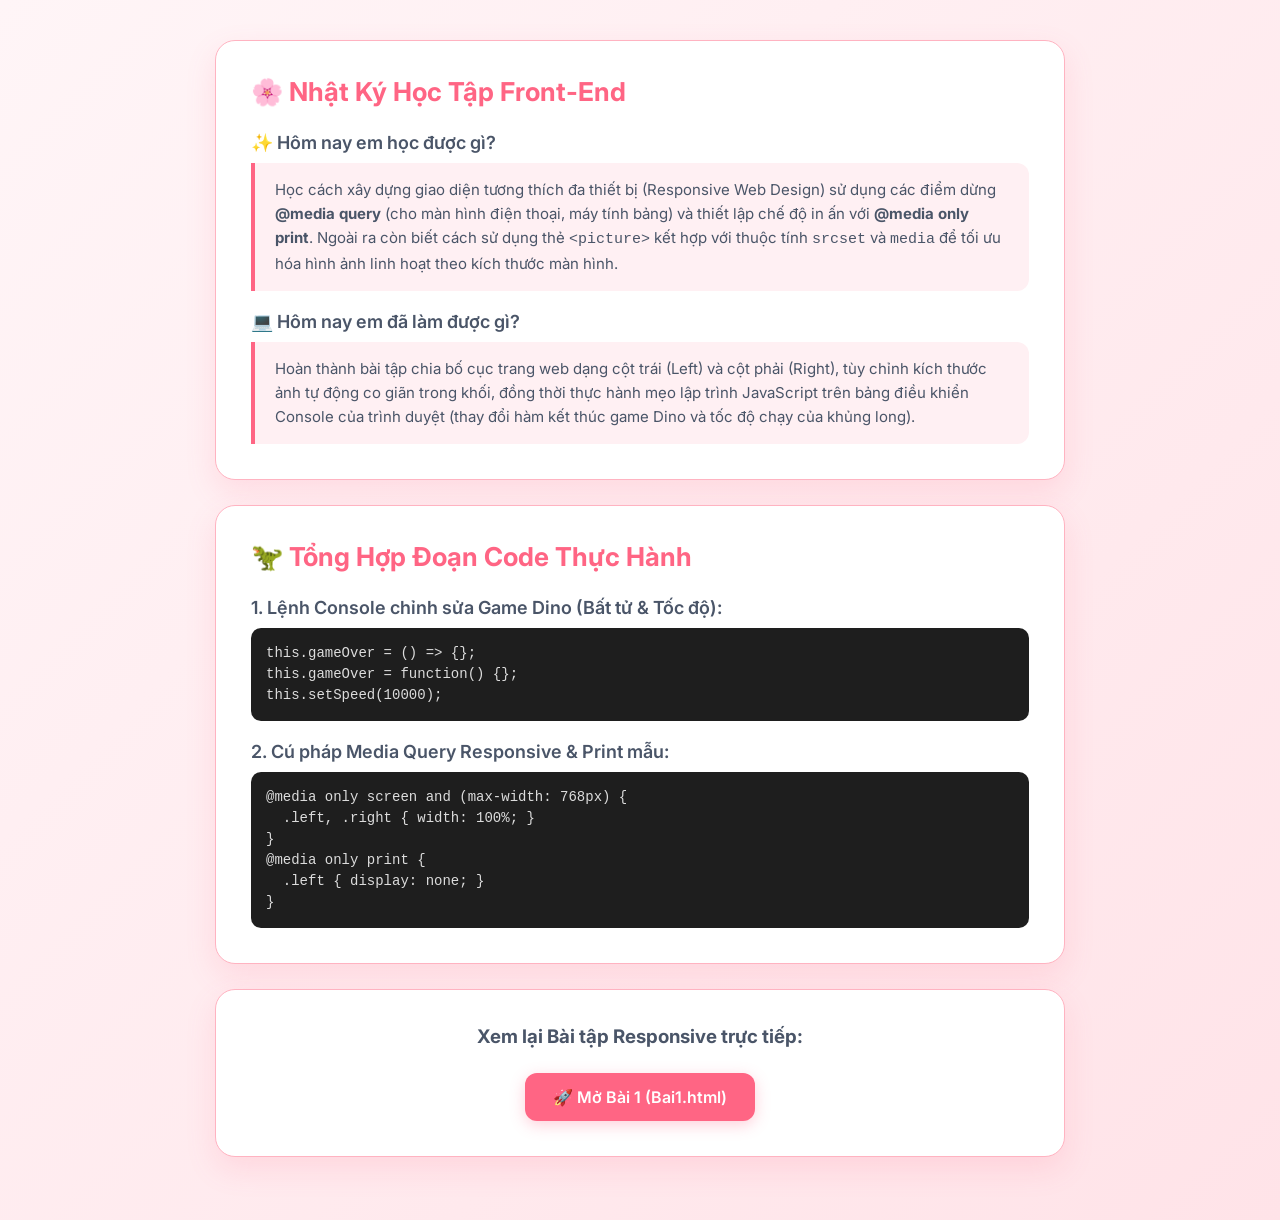
<file: FE nang cao/index.html>
<!DOCTYPE html>
<html lang="vi">
<head>
    <meta charset="UTF-8">
    <meta name="viewport" content="width=device-width, initial-scale=1.0">
    <title>Nhật Ký Học Tập - Front-End Nâng Cao</title>
    <link href="https://fonts.googleapis.com/css2?family=Inter:wght@400;500;600;700&display=swap" rel="stylesheet">
    <style>
        :root {
            --primary-pink: #ff6584;
            --light-pink: #fff0f3;
            --border-pink: #ffb3c1;
            --text-dark: #2d3748;
            --bg-gradient: linear-gradient(135deg, #fff5f7 0%, #ffe3e8 100%);
        }

        * {
            box-sizing: border-box;
            margin: 0;
            padding: 0;
        }

        body {
            font-family: 'Inter', sans-serif;
            background: var(--bg-gradient);
            color: var(--text-dark);
            min-height: 100vh;
            padding: 40px 20px;
        }

        .container {
            max-width: 850px;
            margin: 0 auto;
        }

        .card {
            background: #ffffff;
            border-radius: 20px;
            box-shadow: 0 12px 30px rgba(255, 101, 132, 0.15);
            padding: 35px;
            margin-bottom: 25px;
            border: 1px solid var(--border-pink);
        }

        h1 {
            color: var(--primary-pink);
            font-size: 26px;
            font-weight: 700;
            margin-bottom: 25px;
        }

        .section-title {
            font-size: 18px;
            font-weight: 600;
            color: #4a5568;
            margin-bottom: 10px;
            margin-top: 20px;
        }

        .section-title:first-of-type {
            margin-top: 0;
        }

        .content-box {
            background: var(--light-pink);
            border-left: 4px solid var(--primary-pink);
            padding: 15px 20px;
            border-radius: 0 12px 12px 0;
            font-size: 15px;
            line-height: 1.6;
            color: #4a5568;
        }

        .code-snippet {
            background: #1e1e1e;
            color: #dcdcdc;
            padding: 15px;
            border-radius: 10px;
            font-family: monospace;
            font-size: 14px;
            overflow-x: auto;
            margin-top: 10px;
            line-height: 1.5;
        }

        .code-snippet .keyword {
            color: #569cd6;
        }

        .btn-link {
            display: inline-block;
            background: var(--primary-pink);
            color: white;
            text-decoration: none;
            padding: 14px 28px;
            font-size: 16px;
            font-weight: 600;
            border-radius: 12px;
            transition: all 0.3s ease;
            box-shadow: 0 4px 15px rgba(255, 101, 132, 0.3);
            text-align: center;
            margin-top: 10px;
        }

        .btn-link:hover {
            background: #e05370;
            transform: translateY(-2px);
        }

        .nav-center {
            text-align: center;
        }
    </style>
</head>
<body>

    <div class="container">
        <!-- Thẻ thông tin nhật ký học tập -->
        <div class="card">
            <h1>🌸 Nhật Ký Học Tập Front-End</h1>
            
            <div class="section-title">✨ Hôm nay em học được gì?</div>
            <div class="content-box">
                Học cách xây dựng giao diện tương thích đa thiết bị (Responsive Web Design) sử dụng các điểm dừng <strong>@media query</strong> (cho màn hình điện thoại, máy tính bảng) và thiết lập chế độ in ấn với <strong>@media only print</strong>. Ngoài ra còn biết cách sử dụng thẻ <code>&lt;picture&gt;</code> kết hợp với thuộc tính <code>srcset</code> và <code>media</code> để tối ưu hóa hình ảnh linh hoạt theo kích thước màn hình.
            </div>

            <div class="section-title">💻 Hôm nay em đã làm được gì?</div>
            <div class="content-box">
                Hoàn thành bài tập chia bố cục trang web dạng cột trái (Left) và cột phải (Right), tùy chỉnh kích thước ảnh tự động co giãn trong khối, đồng thời thực hành mẹo lập trình JavaScript trên bảng điều khiển Console của trình duyệt (thay đổi hàm kết thúc game Dino và tốc độ chạy của khủng long).
            </div>
        </div>

        <!-- Thẻ tổng hợp phần code Dino & Responsive từ ảnh -->
        <div class="card">
            <h1>🦖 Tổng Hợp Đoạn Code Thực Hành</h1>
            
            <div class="section-title">1. Lệnh Console chỉnh sửa Game Dino (Bất tử & Tốc độ):</div>
            <div class="code-snippet">
this.gameOver = () => {};<br>
this.gameOver = function() {};<br>
this.setSpeed(10000);
            </div>

            <div class="section-title" style="margin-top: 20px;">2. Cú pháp Media Query Responsive & Print mẫu:</div>
            <div class="code-snippet">
@media only screen and (max-width: 768px) {<br>
&nbsp;&nbsp;.left, .right { width: 100%; }<br>
}<br>
@media only print {<br>
&nbsp;&nbsp;.left { display: none; }<br>
}
            </div>
        </div>

        <!-- Nút trỏ tới Bai1.html -->
        <div class="card nav-center">
            <h3 style="margin-bottom: 15px; color: #4a5568;">Xem lại Bài tập Responsive trực tiếp:</h3>
            <a href="Bai1.html" class="btn-link">🚀 Mở Bài 1 (Bai1.html)</a>
        </div>
    </div>

</body>
</html>
</file>
